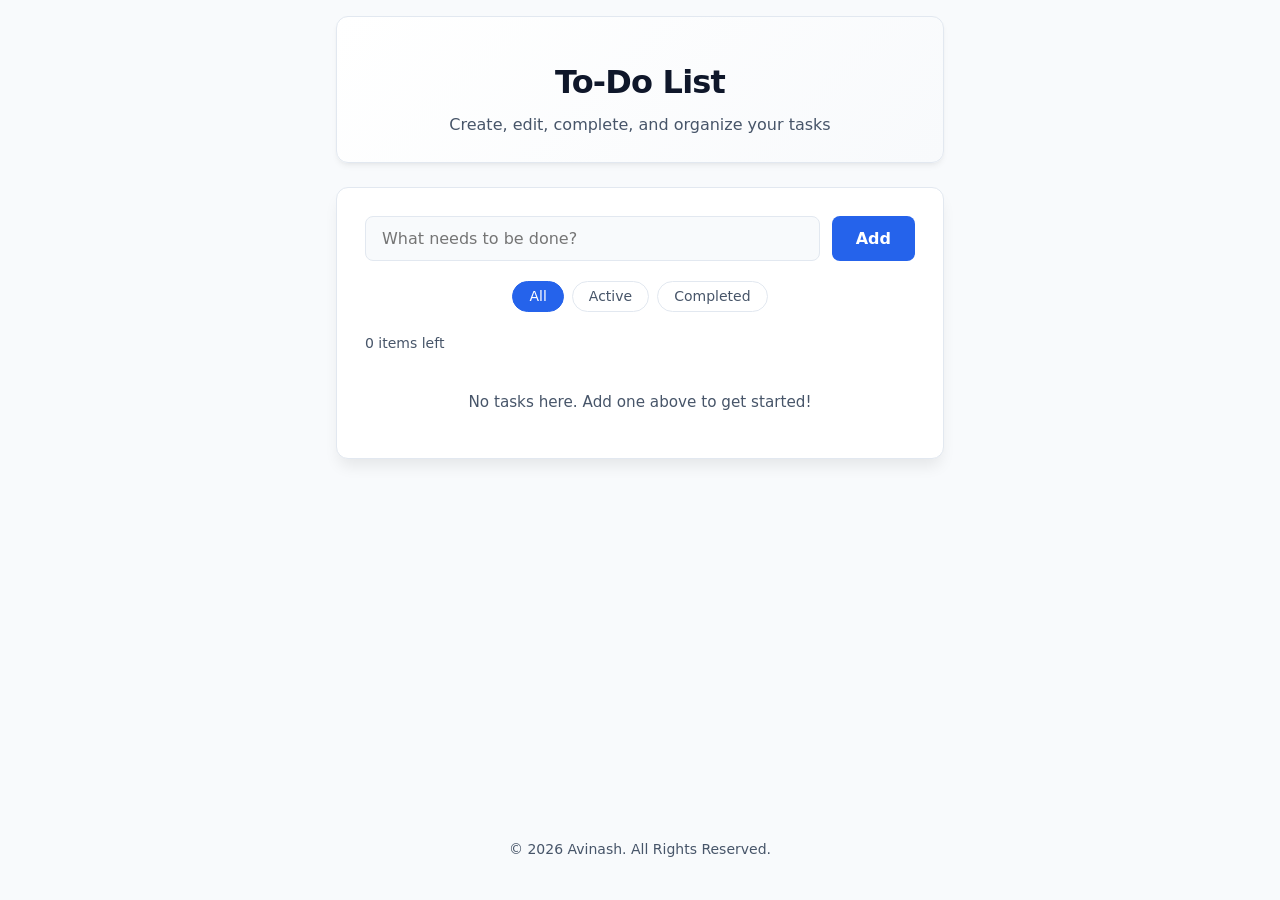
<file: todo.html>
<!DOCTYPE html>
<html lang="en">
<head>
<meta charset="UTF-8">
<meta name="viewport" content="width=device-width, initial-scale=1.0">
<meta name="description" content="Interactive client-side To-Do List application with CRUD, localStorage persistence, and filtering.">
<meta name="author" content="Avinash">
<title>To-Do List | Avinash</title>
<link rel="stylesheet" href="todo.css">
</head>

<body>

<header role="banner">
  <h1>To-Do List</h1>
  <p>Create, edit, complete, and organize your tasks</p>
</header>

<main id="todo-app">

  <form id="todo-form" aria-label="Add a new task">
    <label class="sr-only" for="todo-input">New task</label>
    <input
      type="text"
      id="todo-input"
      name="todo"
      placeholder="What needs to be done?"
      maxlength="120"
      autocomplete="off"
      required
      aria-required="true"
    >
    <button type="submit" aria-label="Add task">Add</button>
  </form>

  <div id="filters" role="group" aria-label="Filter tasks">
    <button type="button" class="filter-btn active" data-filter="all" aria-pressed="true">All</button>
    <button type="button" class="filter-btn" data-filter="active" aria-pressed="false">Active</button>
    <button type="button" class="filter-btn" data-filter="completed" aria-pressed="false">Completed</button>
  </div>

  <ul id="todo-list" aria-live="polite"></ul>

  <div id="todo-footer">
    <span id="items-left">0 items left</span>
    <button type="button" id="clear-completed">Clear completed</button>
  </div>

  <p id="empty-state" hidden>No tasks here. Add one above to get started!</p>

</main>

<footer role="contentinfo">
  <p>© 2026 Avinash. All Rights Reserved.</p>
</footer>

<script src="todo.js"></script>
</body>
</html>
</file>
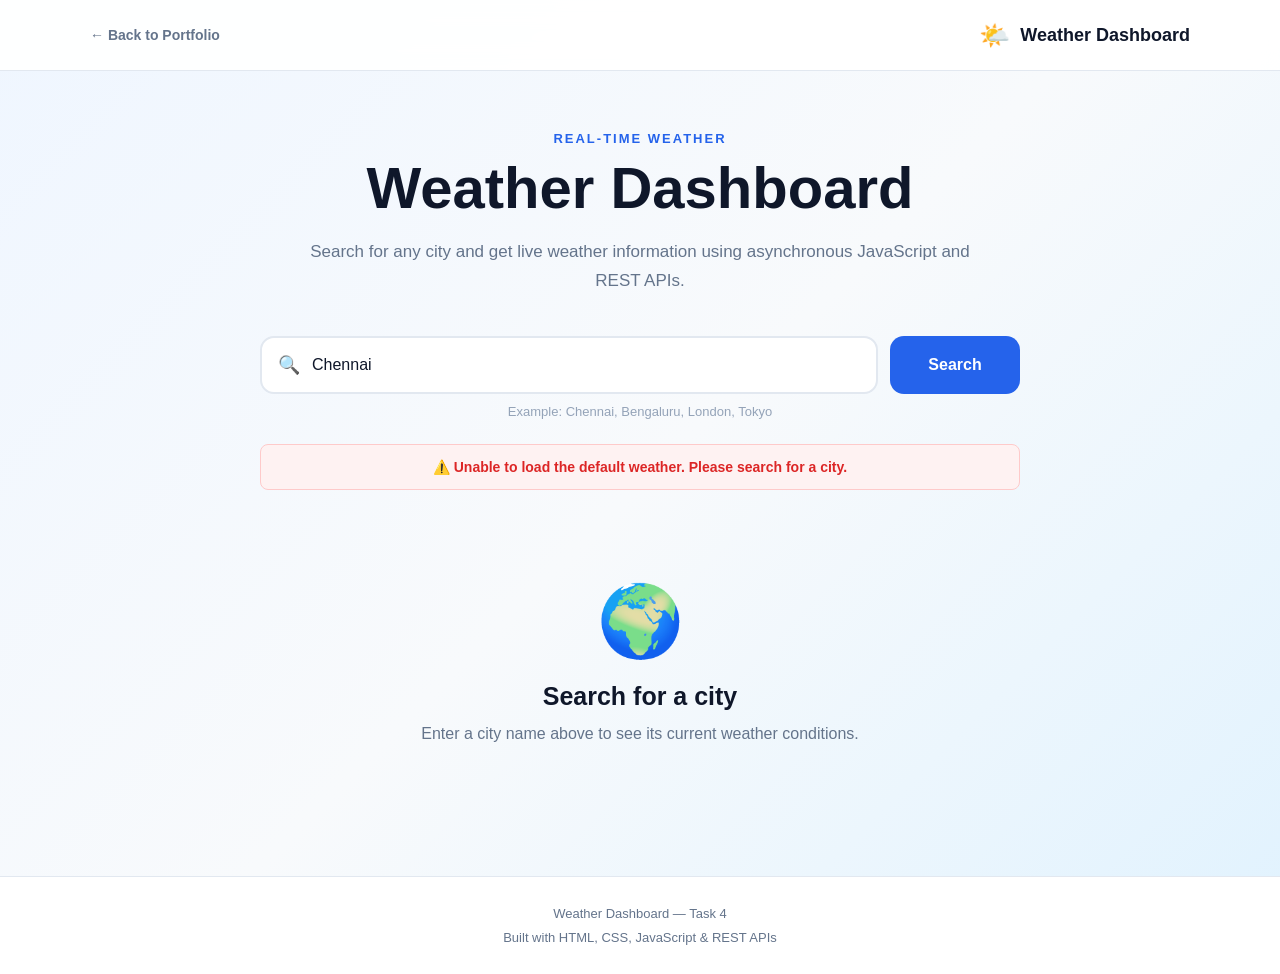
<file: weather.html>
<!DOCTYPE html>
<html lang="en">
<head>
    <meta charset="UTF-8">

    <meta
        name="viewport"
        content="width=device-width, initial-scale=1.0"
    >

    <meta
        name="description"
        content="Real-time Weather Dashboard using JavaScript Fetch API and Open-Meteo REST API"
    >

    <title>Weather Dashboard | Web Development</title>

    <link rel="stylesheet" href="weather.css">
</head>

<body>

    <!-- ==============================
         HEADER
    =============================== -->
    <header class="weather-header">

        <div class="header-content">

            <a href="index.html" class="back-link">
                ← Back to Portfolio
            </a>

            <div class="brand">
                <span class="brand-icon">🌤️</span>
                <span>Weather Dashboard</span>
            </div>

        </div>

    </header>


    <!-- ==============================
         MAIN CONTENT
    =============================== -->
    <main class="weather-container">

        <!-- Hero Section -->
        <section class="hero-section">

            <p class="eyebrow">
                REAL-TIME WEATHER
            </p>

            <h1>
                Weather Dashboard
            </h1>

            <p class="hero-description">
                Search for any city and get live weather information
                using asynchronous JavaScript and REST APIs.
            </p>

        </section>


        <!-- ==============================
             SEARCH SECTION
        =============================== -->
        <section class="search-section">

            <form id="weatherForm" class="search-form">

                <div class="search-input-wrapper">

                    <span class="search-icon">🔍</span>

                    <input
                        type="text"
                        id="cityInput"
                        name="city"
                        placeholder="Enter city name..."
                        autocomplete="off"
                        aria-label="City name"
                        required
                    >

                </div>

                <button
                    type="submit"
                    id="searchButton"
                    class="search-button"
                >
                    <span id="searchButtonText">
                        Search
                    </span>

                    <span
                        id="searchSpinner"
                        class="button-spinner hidden"
                        aria-hidden="true"
                    ></span>

                </button>

            </form>

            <p class="search-hint">
                Example: Chennai, Bengaluru, London, Tokyo
            </p>

        </section>


        <!-- ==============================
             STATUS / ERROR MESSAGE
        =============================== -->
        <div
            id="statusMessage"
            class="status-message hidden"
            role="alert"
            aria-live="polite"
        >
        </div>


        <!-- ==============================
             LOADING STATE
        =============================== -->
        <section
            id="loadingState"
            class="loading-state hidden"
            aria-live="polite"
        >

            <div class="loader"></div>

            <h2>
                Fetching weather data...
            </h2>

            <p>
                Please wait while we retrieve the latest information.
            </p>

        </section>


        <!-- ==============================
             WEATHER DASHBOARD
        =============================== -->
        <section
            id="weatherDashboard"
            class="weather-dashboard hidden"
        >

            <!-- Location -->
            <div class="location-section">

                <div class="location-icon">
                    📍
                </div>

                <div>

                    <h2 id="locationName">
                        City
                    </h2>

                    <p id="locationDetails">
                        Country
                    </p>

                </div>

            </div>


            <!-- Current Weather -->
            <div class="current-weather-card">

                <div class="weather-main">

                    <div
                        id="weatherIcon"
                        class="weather-icon"
                    >
                        ☀️
                    </div>

                    <div class="temperature-container">

                        <div class="temperature">
                            <span id="temperature">
                                --
                            </span>
                            <span class="temperature-unit">
                                °C
                            </span>
                        </div>

                        <p id="weatherDescription">
                            Loading...
                        </p>

                    </div>

                </div>

                <div class="weather-time">

                    <span>
                        🕒
                    </span>

                    <span id="weatherTime">
                        --
                    </span>

                </div>

            </div>


            <!-- Weather Metrics -->
            <div class="metrics-grid">

                <!-- Humidity -->
                <article class="metric-card">

                    <div class="metric-icon humidity-icon">
                        💧
                    </div>

                    <div class="metric-content">

                        <p class="metric-label">
                            Humidity
                        </p>

                        <p class="metric-value">

                            <span id="humidity">
                                --
                            </span>

                            <span class="metric-unit">
                                %
                            </span>

                        </p>

                    </div>

                </article>


                <!-- Wind Speed -->
                <article class="metric-card">

                    <div class="metric-icon wind-icon">
                        💨
                    </div>

                    <div class="metric-content">

                        <p class="metric-label">
                            Wind Speed
                        </p>

                        <p class="metric-value">

                            <span id="windSpeed">
                                --
                            </span>

                            <span class="metric-unit">
                                km/h
                            </span>

                        </p>

                    </div>

                </article>


                <!-- Feels Like -->
                <article class="metric-card">

                    <div class="metric-icon feels-icon">
                        🌡️
                    </div>

                    <div class="metric-content">

                        <p class="metric-label">
                            Feels Like
                        </p>

                        <p class="metric-value">

                            <span id="feelsLike">
                                --
                            </span>

                            <span class="metric-unit">
                                °C
                            </span>

                        </p>

                    </div>

                </article>


                <!-- Weather Code -->
                <article class="metric-card">

                    <div class="metric-icon condition-icon">
                        🌥️
                    </div>

                    <div class="metric-content">

                        <p class="metric-label">
                            Condition
                        </p>

                        <p
                            id="condition"
                            class="metric-condition"
                        >
                            --
                        </p>

                    </div>

                </article>

            </div>


            <!-- Additional Information -->
            <div class="additional-info">

                <div class="info-row">

                    <span class="info-label">
                        🌍 Coordinates
                    </span>

                    <span id="coordinates">
                        --
                    </span>

                </div>


                <div class="info-row">

                    <span class="info-label">
                        🕐 Timezone
                    </span>

                    <span id="timezone">
                        --
                    </span>

                </div>


                <div class="info-row">

                    <span class="info-label">
                        📡 Data Source
                    </span>

                    <span>
                        Open-Meteo
                    </span>

                </div>

            </div>


            <!-- Last Updated -->
            <div class="last-updated">

                <span>
                    Last updated:
                </span>

                <strong id="lastUpdated">
                    --
                </strong>

            </div>

        </section>


        <!-- ==============================
             EMPTY STATE
        =============================== -->
        <section
            id="emptyState"
            class="empty-state"
        >

            <div class="empty-icon">
                🌍
            </div>

            <h2>
                Search for a city
            </h2>

            <p>
                Enter a city name above to see its current
                weather conditions.
            </p>

        </section>

    </main>


    <!-- ==============================
         FOOTER
    =============================== -->
    <footer class="weather-footer">

        <p>
            Weather Dashboard — Task 4
        </p>

        <p>
            Built with HTML, CSS, JavaScript & REST APIs
        </p>

    </footer>


    <!-- JavaScript -->
    <script src="weather.js"></script>

</body>
</html>
</file>
<file: todo.css>
:root {
  --bg-color: #f8fafc;
  --surface-color: #ffffff;
  --surface-border: #e2e8f0;
  --text-primary: #0f172a;
  --text-secondary: #475569;
  --primary: #2563eb;
  --primary-hover: #1d4ed8;
  --accent: #38bdf8;
  --success: #16a34a;
  --danger: #dc2626;
  --danger-hover: #b91c1c;
  --shadow: 0 4px 6px -1px rgba(0, 0, 0, 0.05), 0 2px 4px -2px rgba(0, 0, 0, 0.05);
  --shadow-lg: 0 10px 15px -3px rgba(0, 0, 0, 0.08);
  --radius: 12px;
  --transition: all 0.25s ease-in-out;
  --max-width: 640px;
}

@media (prefers-color-scheme: dark) {
  :root {
    --bg-color: #0f172a;
    --surface-color: #1e293b;
    --surface-border: #334155;
    --text-primary: #f8fafc;
    --text-secondary: #94a3b8;
    --primary: #3b82f6;
    --primary-hover: #60a5fa;
    --accent: #0ea5e9;
    --success: #4ade80;
    --danger: #ef4444;
    --danger-hover: #f87171;
    --shadow: 0 4px 6px -1px rgba(0, 0, 0, 0.3);
    --shadow-lg: 0 10px 15px -3px rgba(0, 0, 0, 0.4);
  }
}

*, *::before, *::after {
  box-sizing: border-box;
  margin: 0;
  padding: 0;
}

html {
  scroll-behavior: smooth;
  font-family: system-ui, -apple-system, BlinkMacSystemFont, 'Segoe UI', Roboto, Oxygen, Ubuntu, Cantarell, sans-serif;
  background-color: var(--bg-color);
  color: var(--text-primary);
  line-height: 1.6;
}

body {
  min-height: 100vh;
  display: flex;
  flex-direction: column;
  padding: 1rem;
  max-width: var(--max-width);
  margin: 0 auto;
}

header[role="banner"] {
  text-align: center;
  padding: 2.5rem 1rem 1.5rem;
  background: linear-gradient(135deg, var(--surface-color), var(--bg-color));
  border-radius: var(--radius);
  border: 1px solid var(--surface-border);
  box-shadow: var(--shadow);
  margin-bottom: 1.5rem;
}

header h1 {
  font-size: 2rem;
  letter-spacing: -0.025em;
  margin-bottom: 0.25rem;
}

header p {
  color: var(--text-secondary);
  font-size: 1rem;
  font-weight: 500;
}

main {
  background-color: var(--surface-color);
  border: 1px solid var(--surface-border);
  border-radius: var(--radius);
  padding: 1.75rem;
  box-shadow: var(--shadow-lg);
  display: flex;
  flex-direction: column;
  gap: 1.25rem;
}

#todo-form {
  display: flex;
  gap: 0.75rem;
}

#todo-input {
  flex: 1;
  min-width: 0;
  padding: 0.75rem 1rem;
  border-radius: 8px;
  border: 1px solid var(--surface-border);
  background-color: var(--bg-color);
  color: var(--text-primary);
  font-family: inherit;
  font-size: 1rem;
  transition: var(--transition);
}

#todo-input:focus {
  outline: none;
  border-color: var(--primary);
  box-shadow: 0 0 0 3px rgba(37, 99, 235, 0.2);
}

button {
  font-family: inherit;
  cursor: pointer;
  transition: var(--transition);
}

#todo-form button {
  padding: 0.75rem 1.5rem;
  background-color: var(--primary);
  color: #ffffff;
  border: none;
  border-radius: 8px;
  font-size: 1rem;
  font-weight: 600;
  white-space: nowrap;
}

#todo-form button:hover {
  background-color: var(--primary-hover);
  transform: translateY(-1px);
}

#filters {
  display: flex;
  justify-content: center;
  gap: 0.5rem;
}

.filter-btn {
  padding: 0.4rem 1rem;
  background-color: transparent;
  color: var(--text-secondary);
  border: 1px solid var(--surface-border);
  border-radius: 20px;
  font-size: 0.875rem;
  font-weight: 500;
}

.filter-btn:hover {
  color: var(--primary);
  border-color: var(--primary);
}

.filter-btn.active {
  background-color: var(--primary);
  color: #ffffff;
  border-color: var(--primary);
}

#todo-list {
  list-style: none;
  display: flex;
  flex-direction: column;
  gap: 0.75rem;
}

#todo-list:empty {
  display: none;
}

.todo-item {
  display: flex;
  align-items: center;
  gap: 0.75rem;
  padding: 0.75rem 1rem;
  background-color: var(--bg-color);
  border: 1px solid var(--surface-border);
  border-radius: calc(var(--radius) - 4px);
  transition: var(--transition);
}

.todo-item:hover {
  border-color: var(--primary);
}

.todo-item.completed {
  opacity: 0.65;
}

.todo-checkbox {
  width: 1.25rem;
  height: 1.25rem;
  flex-shrink: 0;
  accent-color: var(--success);
  cursor: pointer;
}

.todo-text {
  flex: 1;
  min-width: 0;
  overflow-wrap: anywhere;
  font-size: 0.95rem;
}

.todo-item.completed .todo-text {
  text-decoration: line-through;
  color: var(--text-secondary);
}

.todo-actions {
  display: flex;
  gap: 0.25rem;
  flex-shrink: 0;
}

.icon-btn {
  background-color: transparent;
  border: none;
  border-radius: 6px;
  padding: 0.35rem 0.5rem;
  font-size: 0.9rem;
  color: var(--text-secondary);
}

.icon-btn:hover {
  background-color: var(--surface-color);
  color: var(--primary);
}

.icon-btn.delete:hover {
  color: var(--danger);
}

.todo-edit-input {
  flex: 1;
  min-width: 0;
  padding: 0.35rem 0.5rem;
  border-radius: 6px;
  border: 1px solid var(--primary);
  background-color: var(--surface-color);
  color: var(--text-primary);
  font-family: inherit;
  font-size: 0.95rem;
}

.todo-edit-input:focus {
  outline: none;
  box-shadow: 0 0 0 3px rgba(37, 99, 235, 0.2);
}

#todo-footer {
  display: flex;
  justify-content: space-between;
  align-items: center;
  font-size: 0.875rem;
  color: var(--text-secondary);
}

#clear-completed {
  background-color: transparent;
  border: none;
  color: var(--danger);
  font-size: 0.875rem;
  font-weight: 500;
}

#clear-completed:hover {
  text-decoration: underline;
  color: var(--danger-hover);
}

#empty-state {
  text-align: center;
  color: var(--text-secondary);
  font-size: 0.95rem;
  padding: 1rem 0;
}

footer {
  text-align: center;
  padding: 1.5rem 1rem;
  margin-top: auto;
  color: var(--text-secondary);
  font-size: 0.875rem;
}

.sr-only {
  position: absolute;
  width: 1px;
  height: 1px;
  padding: 0;
  margin: -1px;
  overflow: hidden;
  clip: rect(0, 0, 0, 0);
  white-space: nowrap;
  border: 0;
}

@media (max-width: 420px) {
  #todo-form {
    flex-direction: column;
  }

  #todo-form button {
    width: 100%;
  }

  #todo-footer {
    flex-direction: column;
    gap: 0.5rem;
    text-align: center;
  }
}
</file>
<file: weather.css>
/* =========================================
   RESET
========================================= */

* {
    margin: 0;
    padding: 0;
    box-sizing: border-box;
}


/* =========================================
   ROOT VARIABLES
========================================= */

:root {
    --primary: #2563eb;
    --primary-dark: #1d4ed8;

    --background: #f1f5f9;
    --card-background: #ffffff;

    --text-primary: #0f172a;
    --text-secondary: #64748b;
    --text-light: #94a3b8;

    --border: #e2e8f0;

    --success: #16a34a;
    --error: #dc2626;

    --shadow-sm:
        0 2px 8px rgba(15, 23, 42, 0.06);

    --shadow-md:
        0 10px 30px rgba(15, 23, 42, 0.08);

    --shadow-lg:
        0 20px 50px rgba(15, 23, 42, 0.12);

    --radius-sm: 8px;
    --radius-md: 14px;
    --radius-lg: 22px;
}


/* =========================================
   BODY
========================================= */

body {
    font-family:
        -apple-system,
        BlinkMacSystemFont,
        "Segoe UI",
        Roboto,
        Helvetica,
        Arial,
        sans-serif;

    min-height: 100vh;

    background:
        linear-gradient(
            135deg,
            #eff6ff 0%,
            #f8fafc 50%,
            #e0f2fe 100%
        );

    color: var(--text-primary);

    display: flex;
    flex-direction: column;
}


/* =========================================
   HEADER
========================================= */

.weather-header {
    width: 100%;

    background: rgba(255, 255, 255, 0.92);

    border-bottom: 1px solid var(--border);

    backdrop-filter: blur(12px);

    position: sticky;
    top: 0;
    z-index: 100;
}


.header-content {
    width: min(1100px, 92%);

    margin: auto;

    min-height: 70px;

    display: flex;

    align-items: center;

    justify-content: space-between;

    gap: 20px;
}


.back-link {
    color: var(--text-secondary);

    text-decoration: none;

    font-size: 14px;

    font-weight: 600;

    transition: color 0.2s ease;
}


.back-link:hover {
    color: var(--primary);
}


.brand {
    display: flex;

    align-items: center;

    gap: 10px;

    font-size: 18px;

    font-weight: 700;
}


.brand-icon {
    font-size: 25px;
}


/* =========================================
   MAIN CONTAINER
========================================= */

.weather-container {
    width: min(1000px, 92%);

    margin: 0 auto;

    flex: 1;

    padding: 60px 0;
}


/* =========================================
   HERO
========================================= */

.hero-section {
    text-align: center;

    max-width: 700px;

    margin: 0 auto 40px;
}


.eyebrow {
    color: var(--primary);

    font-size: 13px;

    font-weight: 800;

    letter-spacing: 2px;

    margin-bottom: 10px;
}


.hero-section h1 {
    font-size: clamp(36px, 6vw, 58px);

    line-height: 1.1;

    margin-bottom: 18px;
}


.hero-description {
    color: var(--text-secondary);

    font-size: 17px;

    line-height: 1.7;
}


/* =========================================
   SEARCH
========================================= */

.search-section {
    max-width: 760px;

    margin: 0 auto 25px;
}


.search-form {
    display: flex;

    gap: 12px;

    width: 100%;
}


.search-input-wrapper {
    flex: 1;

    position: relative;
}


.search-icon {
    position: absolute;

    left: 18px;

    top: 50%;

    transform: translateY(-50%);

    font-size: 18px;

    pointer-events: none;
}


.search-input-wrapper input {
    width: 100%;

    height: 58px;

    padding: 0 20px 0 50px;

    border: 2px solid var(--border);

    border-radius: var(--radius-md);

    background: white;

    color: var(--text-primary);

    font-size: 16px;

    outline: none;

    transition:
        border-color 0.2s ease,
        box-shadow 0.2s ease;
}


.search-input-wrapper input:focus {
    border-color: var(--primary);

    box-shadow:
        0 0 0 4px rgba(37, 99, 235, 0.1);
}


.search-button {
    height: 58px;

    min-width: 130px;

    padding: 0 24px;

    border: none;

    border-radius: var(--radius-md);

    background: var(--primary);

    color: white;

    font-size: 16px;

    font-weight: 700;

    cursor: pointer;

    transition:
        background 0.2s ease,
        transform 0.2s ease;
}


.search-button:hover {
    background: var(--primary-dark);

    transform: translateY(-1px);
}


.search-button:disabled {
    opacity: 0.7;

    cursor: not-allowed;

    transform: none;
}


.search-hint {
    color: var(--text-light);

    font-size: 13px;

    margin-top: 10px;

    text-align: center;
}


/* =========================================
   BUTTON SPINNER
========================================= */

.button-spinner {
    display: inline-block;

    width: 17px;

    height: 17px;

    border: 2px solid rgba(255, 255, 255, 0.4);

    border-top-color: white;

    border-radius: 50%;

    animation: spin 0.7s linear infinite;

    vertical-align: middle;
}


/* =========================================
   STATUS MESSAGE
========================================= */

.status-message {
    max-width: 760px;

    margin: 20px auto;

    padding: 14px 18px;

    border-radius: var(--radius-sm);

    font-size: 14px;

    font-weight: 600;

    text-align: center;
}


.status-message.error {
    background: #fef2f2;

    color: var(--error);

    border: 1px solid #fecaca;
}


.status-message.success {
    background: #f0fdf4;

    color: var(--success);

    border: 1px solid #bbf7d0;
}


/* =========================================
   LOADING
========================================= */

.loading-state {
    text-align: center;

    padding: 70px 20px;
}


.loader {
    width: 50px;

    height: 50px;

    margin: 0 auto 20px;

    border: 5px solid #dbeafe;

    border-top-color: var(--primary);

    border-radius: 50%;

    animation: spin 0.8s linear infinite;
}


.loading-state h2 {
    font-size: 22px;

    margin-bottom: 8px;
}


.loading-state p {
    color: var(--text-secondary);
}


/* =========================================
   WEATHER DASHBOARD
========================================= */

.weather-dashboard {
    animation: fadeIn 0.5s ease;
}


/* =========================================
   LOCATION
========================================= */

.location-section {
    display: flex;

    align-items: center;

    gap: 14px;

    margin-bottom: 20px;
}


.location-icon {
    width: 48px;

    height: 48px;

    border-radius: 50%;

    background: #dbeafe;

    display: grid;

    place-items: center;

    font-size: 22px;
}


.location-section h2 {
    font-size: 25px;

    margin-bottom: 3px;
}


.location-section p {
    color: var(--text-secondary);

    font-size: 14px;
}


/* =========================================
   CURRENT WEATHER CARD
========================================= */

.current-weather-card {
    background:
        linear-gradient(
            135deg,
            #2563eb,
            #1e40af
        );

    color: white;

    border-radius: var(--radius-lg);

    padding: 35px;

    box-shadow: var(--shadow-lg);

    display: flex;

    align-items: center;

    justify-content: space-between;

    gap: 30px;

    margin-bottom: 20px;
}


.weather-main {
    display: flex;

    align-items: center;

    gap: 22px;
}


.weather-icon {
    width: 100px;

    height: 100px;

    border-radius: 50%;

    background: rgba(255, 255, 255, 0.15);

    display: grid;

    place-items: center;

    font-size: 55px;
}


.temperature {
    display: flex;

    align-items: flex-start;

    line-height: 1;
}


#temperature {
    font-size: clamp(55px, 8vw, 85px);

    font-weight: 800;

    letter-spacing: -4px;
}


.temperature-unit {
    font-size: 25px;

    font-weight: 600;

    margin-top: 7px;

    margin-left: 5px;
}


#weatherDescription {
    font-size: 17px;

    margin-top: 10px;

    opacity: 0.9;
}


.weather-time {
    display: flex;

    align-items: center;

    gap: 8px;

    font-size: 14px;

    opacity: 0.9;
}


/* =========================================
   METRICS GRID
========================================= */

.metrics-grid {
    display: grid;

    grid-template-columns:
        repeat(4, 1fr);

    gap: 15px;

    margin-bottom: 20px;
}


.metric-card {
    background: var(--card-background);

    border: 1px solid var(--border);

    border-radius: var(--radius-md);

    padding: 22px;

    box-shadow: var(--shadow-sm);

    display: flex;

    align-items: center;

    gap: 15px;

    transition:
        transform 0.2s ease,
        box-shadow 0.2s ease;
}


.metric-card:hover {
    transform: translateY(-3px);

    box-shadow: var(--shadow-md);
}


.metric-icon {
    width: 48px;

    height: 48px;

    flex-shrink: 0;

    border-radius: 12px;

    display: grid;

    place-items: center;

    font-size: 22px;
}


.humidity-icon {
    background: #e0f2fe;
}


.wind-icon {
    background: #f0fdf4;
}


.feels-icon {
    background: #fff7ed;
}


.condition-icon {
    background: #fefce8;
}


.metric-label {
    color: var(--text-secondary);

    font-size: 13px;

    margin-bottom: 5px;
}


.metric-value {
    font-size: 23px;

    font-weight: 800;
}


.metric-unit {
    color: var(--text-secondary);

    font-size: 13px;

    font-weight: 500;
}


.metric-condition {
    font-size: 15px;

    font-weight: 700;

    line-height: 1.3;
}


/* =========================================
   ADDITIONAL INFO
========================================= */

.additional-info {
    background: white;

    border: 1px solid var(--border);

    border-radius: var(--radius-md);

    padding: 5px 22px;

    box-shadow: var(--shadow-sm);
}


.info-row {
    display: flex;

    align-items: center;

    justify-content: space-between;

    gap: 20px;

    padding: 17px 0;

    border-bottom: 1px solid var(--border);

    font-size: 14px;
}


.info-row:last-child {
    border-bottom: none;
}


.info-label {
    color: var(--text-secondary);

    font-weight: 600;
}


#coordinates,
#timezone,
.info-row span:last-child {
    font-weight: 600;

    text-align: right;
}


/* =========================================
   LAST UPDATED
========================================= */

.last-updated {
    text-align: center;

    color: var(--text-light);

    font-size: 13px;

    margin-top: 20px;
}


.last-updated strong {
    color: var(--text-secondary);
}


/* =========================================
   EMPTY STATE
========================================= */

.empty-state {
    text-align: center;

    padding: 70px 20px;

    color: var(--text-secondary);
}


.empty-icon {
    font-size: 70px;

    margin-bottom: 20px;
}


.empty-state h2 {
    color: var(--text-primary);

    font-size: 25px;

    margin-bottom: 10px;
}


.empty-state p {
    max-width: 500px;

    margin: auto;

    line-height: 1.6;
}


/* =========================================
   FOOTER
========================================= */

.weather-footer {
    background: white;

    border-top: 1px solid var(--border);

    text-align: center;

    padding: 25px 20px;

    color: var(--text-secondary);

    font-size: 13px;

    line-height: 1.8;
}


/* =========================================
   UTILITY
========================================= */

.hidden {
    display: none !important;
}


/* =========================================
   ANIMATIONS
========================================= */

@keyframes spin {

    from {
        transform: rotate(0deg);
    }

    to {
        transform: rotate(360deg);
    }

}


@keyframes fadeIn {

    from {
        opacity: 0;

        transform: translateY(10px);
    }

    to {
        opacity: 1;

        transform: translateY(0);
    }

}


/* =========================================
   RESPONSIVE - TABLET
========================================= */

@media (max-width: 800px) {

    .metrics-grid {
        grid-template-columns:
            repeat(2, 1fr);
    }

    .current-weather-card {
        flex-direction: column;

        align-items: flex-start;
    }

    .weather-time {
        align-self: flex-start;
    }

}


/* =========================================
   RESPONSIVE - MOBILE
========================================= */

@media (max-width: 600px) {

    .weather-container {
        padding: 40px 0;
    }


    .header-content {
        min-height: 62px;
    }


    .brand {
        font-size: 15px;
    }


    .back-link {
        font-size: 12px;
    }


    .search-form {
        flex-direction: column;
    }


    .search-button {
        width: 100%;
    }


    .current-weather-card {
        padding: 25px;
    }


    .weather-main {
        gap: 15px;
    }


    .weather-icon {
        width: 70px;

        height: 70px;

        font-size: 38px;
    }


    #temperature {
        font-size: 58px;
    }


    .metrics-grid {
        grid-template-columns: 1fr;
    }


    .location-section h2 {
        font-size: 21px;
    }


    .info-row {
        flex-direction: column;

        align-items: flex-start;

        gap: 7px;
    }


    #coordinates,
    #timezone,
    .info-row span:last-child {
        text-align: left;
    }

}
</file>
